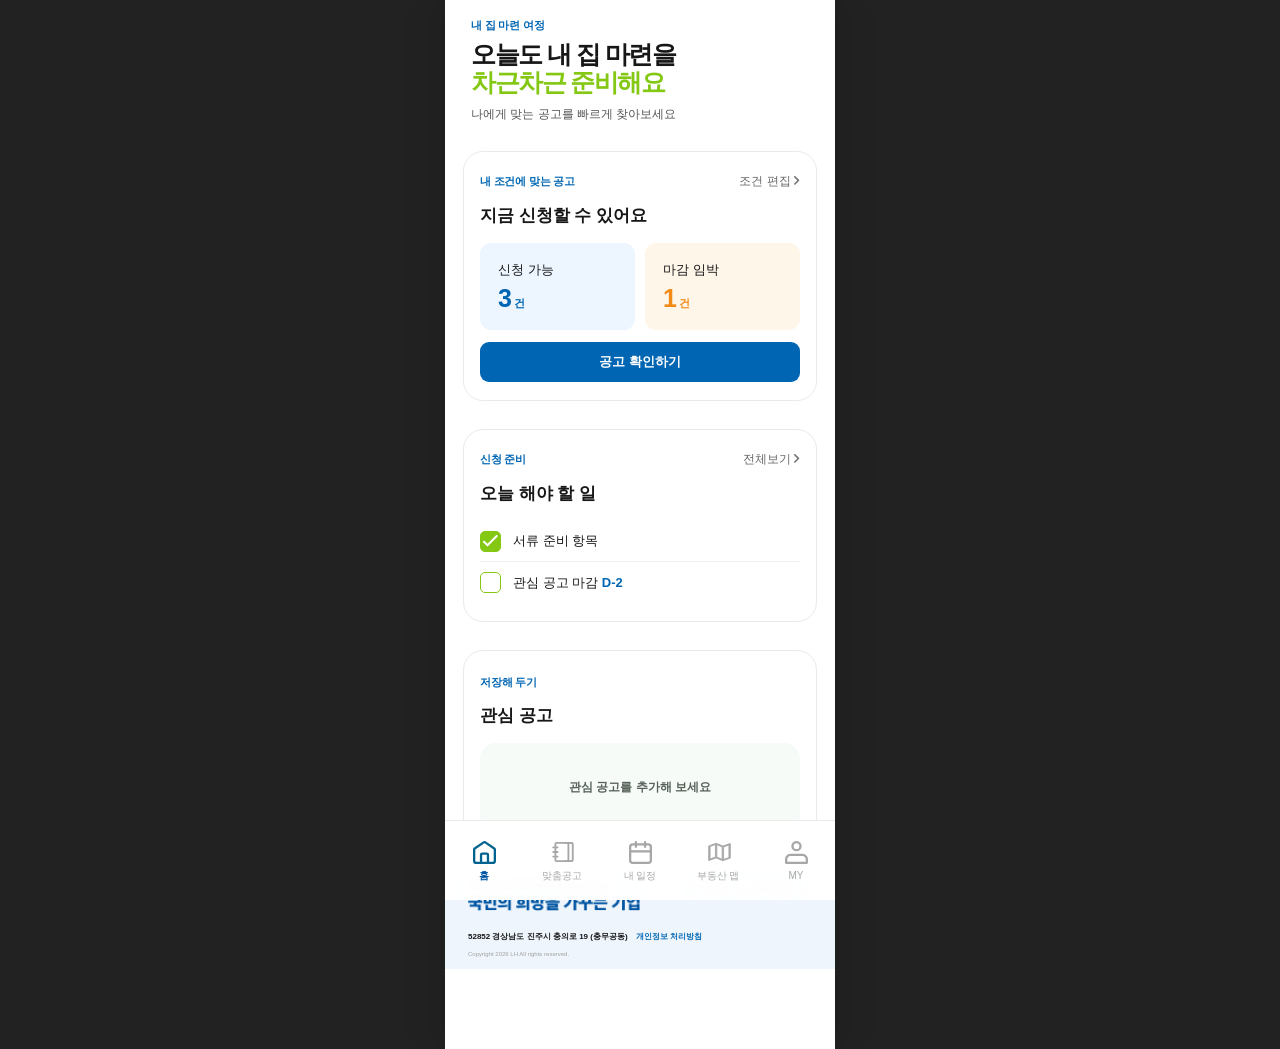
<file: index.html>
<!DOCTYPE html>
<html lang="ko">
<head>
    <meta charset="UTF-8">
    <meta name="viewport" content="width=device-width, initial-scale=1.0">
    <title>LH 청약+ - 홈</title>
    <link rel="stylesheet" href="./css/common.css">
    <link rel="stylesheet" href="./css/header.css">
    <link rel="stylesheet" href="./css/footer.css">
    <link rel="stylesheet" href="./css/style.css">
</head>
<body>
<div class="mobile-app">
    <div id="header"></div>

    <main class="page-main home-content">
        <section class="home-hero">
            <span class="eyebrow">내 집 마련 여정</span>
            <h1>오늘도 내 집 마련을<br><span>차근차근 준비해요</span></h1>
            <p>나에게 맞는 공고를 빠르게 찾아보세요</p>
        </section>

        <section class="card home-card">
            <div class="home-card-head">
                <span class="eyebrow">내 조건에 맞는 공고</span>
                <a href="custom-conditions.html">조건 편집 <img src="https://bds040305-star.github.io/LH/images/icon/arrow-gray-right.svg" alt=""></a>
            </div>
            <h2>지금 신청할 수 있어요</h2>
            <div class="home-stats">
                <div class="home-stat">
                    <span class="label">신청 가능</span>
                    <strong>3<small>건</small></strong>
                </div>
                <div class="home-stat orange">
                    <span class="label">마감 임박</span>
                    <strong>1<small>건</small></strong>
                </div>
            </div>
            <a href="custom-list.html" class="primary-button">공고 확인하기</a>
        </section>

        <section class="card home-card">
            <div class="home-card-head">
                <span class="eyebrow">신청 준비</span>
                <a href="schedule.html">전체보기 <img src="https://bds040305-star.github.io/LH/images/icon/arrow-gray-right.svg" alt=""></a>
            </div>
            <h2>오늘 해야 할 일</h2>
            <div class="todo-list">
                <div class="todo-row">
                    <!-- 체크 아이콘 변경 필요 -->
                    <button type="button" class="check-button checked"><img src="https://bds040305-star.github.io/LH/images/icon/check.svg" alt=""></button>
                    <span>서류 준비 항목</span>
                </div>
                <div class="todo-row">
                    <button type="button" class="check-button"><img src="https://bds040305-star.github.io/LH/images/icon/check.svg" alt=""></button>
                    <span>관심 공고 마감 <strong style="color:#0066B3;">D-2</strong></span>
                </div>
            </div>
        </section>

        <section class="card home-card">
            <span class="eyebrow">저장해 두기</span>
            <h2>관심 공고</h2>
            <div class="interest-empty">관심 공고를 추가해 보세요</div>
        </section>
    </main>

    <div id="footer"></div>

    <div class="modal-overlay" id="quick-menu">
        <div class="bottom-sheet">
            <div class="drag-handle"></div>
            <div class="sheet-header">
                <div>
                    <span class="eyebrow">빠른 메뉴</span>
                    <h2>무엇을 도와드릴까요?</h2>
                </div>
                <button type="button" class="sheet-close" data-modal-close>×</button>
            </div>

            <div class="quick-grid">
                <a href="custom-conditions.html" class="quick-card">
                    <span class="media-slot quick-icon-slot"><img src="https://bds040305-star.github.io/LH/images/main-popup-icon/filter.svg" alt=""></span>
                    <strong>맞춤 조건 설정</strong>
                    <p>내 조건에 맞는 공고</p>
                </a>
                <a href="schedule.html" class="quick-card">
                    <span class="media-slot quick-icon-slot"><img src="https://bds040305-star.github.io/LH/images/main-popup-icon/cal.svg" alt=""></span>
                    <strong>청약 일정</strong>
                    <p>내 일정 한눈에 보기</p>
                </a>
                <a href="document-checklist.html" class="quick-card">
                    <span class="media-slot quick-icon-slot"><img src="https://bds040305-star.github.io/LH/images/main-popup-icon/paper.svg" alt=""></span>
                    <strong>청약 가이드</strong>
                    <p>처음이라면 읽어보세요</p>
                </a>
                <button type="button" class="quick-card quick-card-button" id="home-help">
                    <span class="media-slot quick-icon-slot"><img src="https://bds040305-star.github.io/LH/images/main-popup-icon/qua.svg" alt=""></span>
                    <strong>도움말</strong>
                    <p>궁금한 점을 찾아보기</p>
                </button>
            </div>
        </div>
    </div>
</div>

    <script src="https://bds040305-star.github.io/LH/js/app.js"></script>
    <script src="https://bds040305-star.github.io/LH/js/header.js"></script>
    <script src="https://bds040305-star.github.io/LH/js/footer.js"></script>

</body>
</html>
</file>
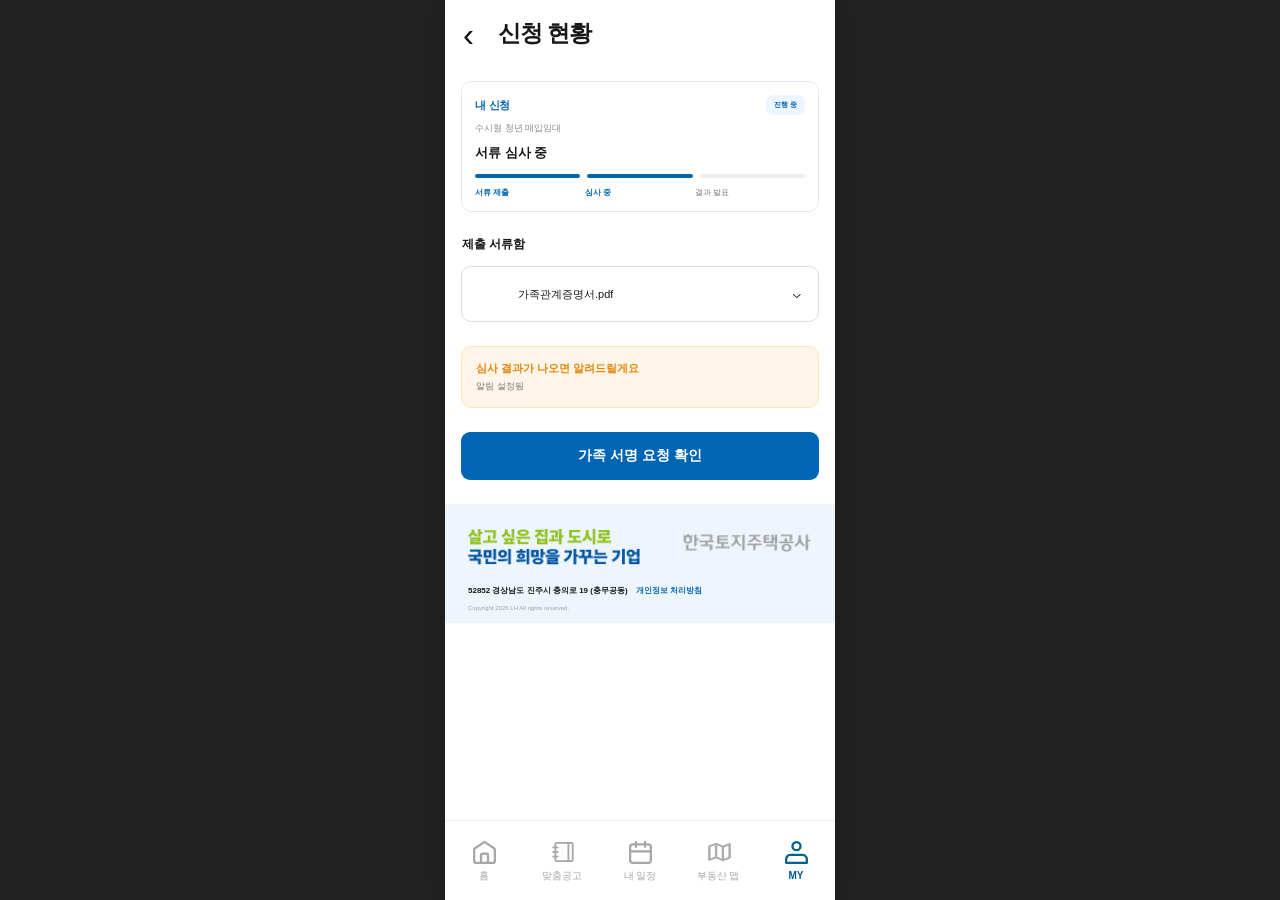
<file: application-status.html>
<!DOCTYPE html>
<html lang="ko">
<head>
    <meta charset="UTF-8">
    <meta name="viewport" content="width=device-width, initial-scale=1.0">
    <title>신청 현황</title>
    <link rel="stylesheet" href="./css/common.css">
    <link rel="stylesheet" href="./css/header.css">
    <link rel="stylesheet" href="./css/footer.css">
    <link rel="stylesheet" href="./css/style.css">
</head>
<body>
<div class="mobile-app">
    <header class="page-title-header">
        <a href="index.html" class="back-button">‹</a>
        <h1>신청 현황</h1>
    </header>

    <main>
        <section class="application-card">
            <span class="eyebrow">내 신청</span>
            <span class="status-badge" style="float:right;min-height:20px;font-size:7px;">진행 중</span>
            <p class="application-sub">수시형 청년 매입임대</p>
            <h2>서류 심사 중</h2>

            <div class="application-stepbar">
                <span class="done"></span>
                <span class="done"></span>
                <span></span>
            </div>

            <div class="application-stepnames">
                <span class="active">서류 제출</span>
                <span class="active">심사 중</span>
                <span>결과 발표</span>
            </div>
        </section>

        <h2 class="file-title">제출 서류함</h2>

        <div class="file-box">
            <span class="media-slot icon-slot"></span>
            가족관계증명서.pdf
            <span class="download"><img src="./images/icon/down-arrow.svg" alt=""></span>
        </div>

        <div class="application-alert">
            <strong>심사 결과가 나오면 알려드릴게요</strong>
            <small>알림 설정됨</small>
        </div>

        <div style="padding:0 16px 24px;">
            <a href="signature-request.html" class="primary-button" id="signature-status-link">가족 서명 요청 확인</a>
        </div>
    </main>

    <div id="footer"></div>
</div>

    <script src="./js/app.js"></script>
    <script src="./js/header.js"></script>
    <script src="./js/footer.js"></script>

</body>
</html>
</file>
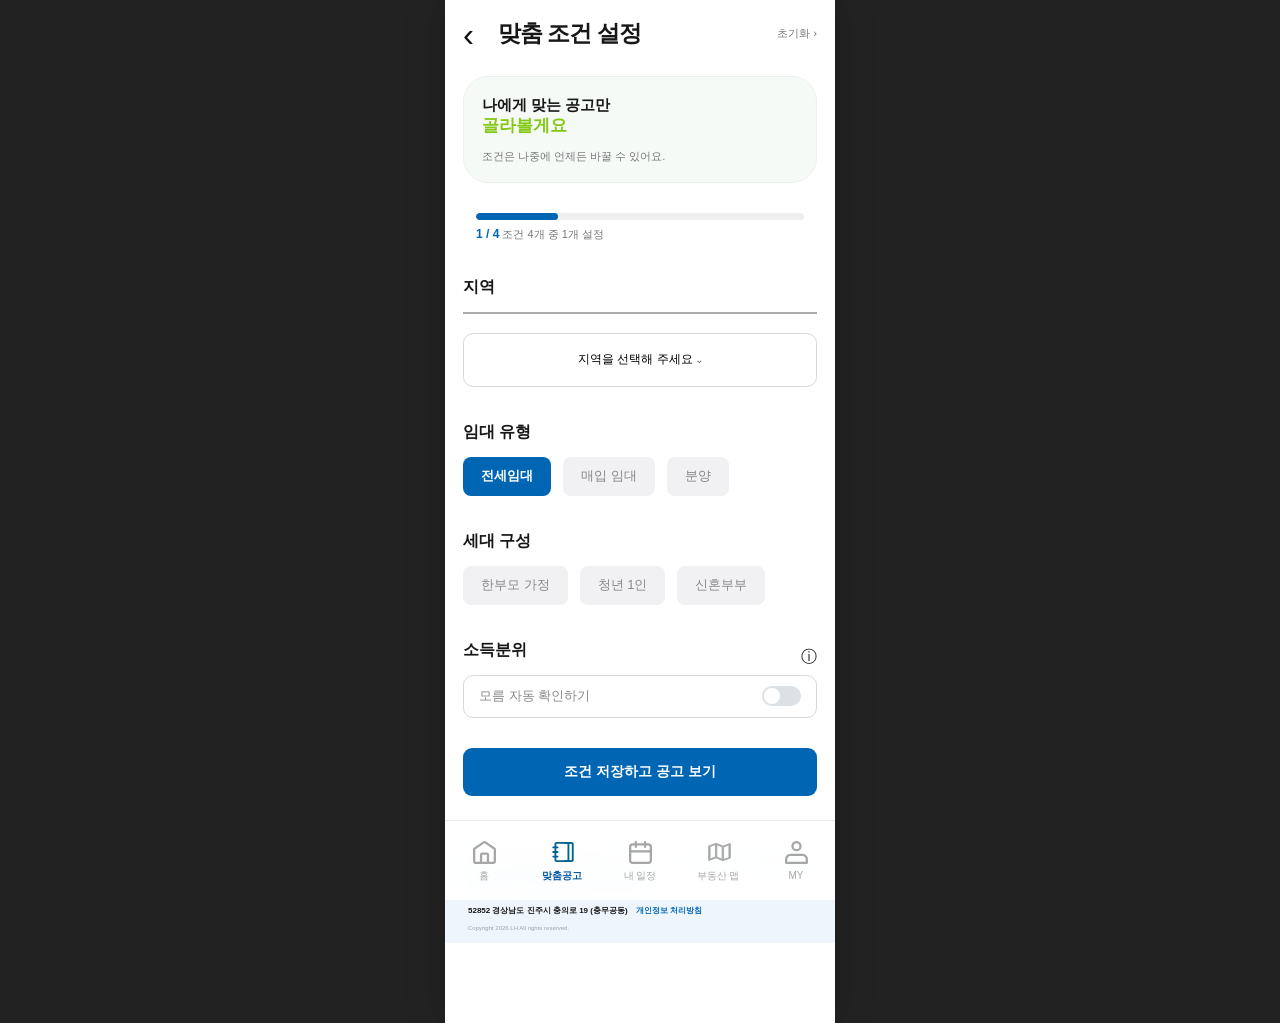
<file: custom-conditions.html>
<!DOCTYPE html>
<html lang="ko">
<head>
    <meta charset="UTF-8">
    <meta name="viewport" content="width=device-width, initial-scale=1.0">
    <title>맞춤 조건 설정</title>
    <link rel="stylesheet" href="./css/common.css">
    <link rel="stylesheet" href="./css/header.css">
    <link rel="stylesheet" href="./css/footer.css">
    <link rel="stylesheet" href="./css/style.css">
</head>
<body>
<div class="mobile-app">
    <header class="page-title-header">
        <a href="index.html" class="back-button">‹</a>
        <h1>맞춤 조건 설정</h1>
        <button type="button" class="header-side text-button" id="reset-button">초기화 ›</button>
    </header>

    <main class="conditions-content">
        <section class="conditions-intro">
            <p>나에게 맞는 공고만<br><strong>골라볼게요</strong></p>
            <small>조건은 나중에 언제든 바꿀 수 있어요.</small>
        </section>

        <div class="progress-wrap">
            <div class="progress-track">
                <div class="progress-fill" id="condition-progress-fill"></div>
            </div>
            <div class="progress-text">
                <strong id="progress-number">1 / 4</strong>
                <span id="progress-description">조건 4개 중 1개 설정</span>
            </div>
        </div>

        <section class="condition-section">
            <h2>지역</h2>
            <div class="condition-line"></div>
            <button type="button" class="region-select" id="region-select">
                <span id="selected-region">지역을 선택해 주세요</span>
                <span>⌄</span>
            </button>
        </section>

        <section class="condition-section">
            <h2>임대 유형</h2>
            <div class="chip-group" id="rent-type-group">
                <button type="button" class="chip active">전세임대</button>
                <button type="button" class="chip">매입 임대</button>
                <button type="button" class="chip">분양</button>
            </div>
        </section>

        <section class="condition-section">
            <h2>세대 구성</h2>
            <div class="chip-group" id="household-group">
                <button type="button" class="chip">한부모 가정</button>
                <button type="button" class="chip">청년 1인</button>
                <button type="button" class="chip">신혼부부</button>
            </div>
        </section>

        <section class="condition-section">
            <div class="income-title">
                <h2>소득분위</h2>
                <span>ⓘ</span>
            </div>
            <div class="income-row">
                <span>모름 자동 확인하기</span>
                <button type="button" class="toggle" id="income-toggle" aria-pressed="false"></button>
            </div>
        </section>

        <a href="custom-list.html" class="primary-button" style="margin-top:30px;">조건 저장하고 공고 보기</a>
    </main>

    <div id="footer"></div>

    <div class="modal-overlay" id="region-modal">
        <div class="bottom-sheet">
            <div class="drag-handle"></div>
            <div class="sheet-header">
                <div>
                    <span class="eyebrow">지역 선택</span>
                    <h2>어디의 공고를 볼까요?</h2>
                </div>
                <button type="button" class="sheet-close" data-modal-close>×</button>
            </div>

            <div class="region-list">
                <button type="button" class="region-option" data-region="전국"><span class="media-slot icon-slot"></span>전국</button>
                <button type="button" class="region-option" data-region="서울특별시"><span class="media-slot icon-slot"></span>서울특별시</button>
                <button type="button" class="region-option" data-region="경기도"><span class="media-slot icon-slot"></span>경기도</button>
                <button type="button" class="region-option" data-region="인천광역시"><span class="media-slot icon-slot"></span>인천광역시</button>
                <button type="button" class="region-option" data-region="부산광역시"><span class="media-slot icon-slot"></span>부산광역시</button>
            </div>
        </div>
    </div>
</div>

    <script src="https://bds040305-star.github.io/LH/js/app.js"></script>
    <script src="https://bds040305-star.github.io/LH/js/header.js"></script>
    <script src="https://bds040305-star.github.io/LH/js/footer.js"></script>

</body>
</html>
</file>
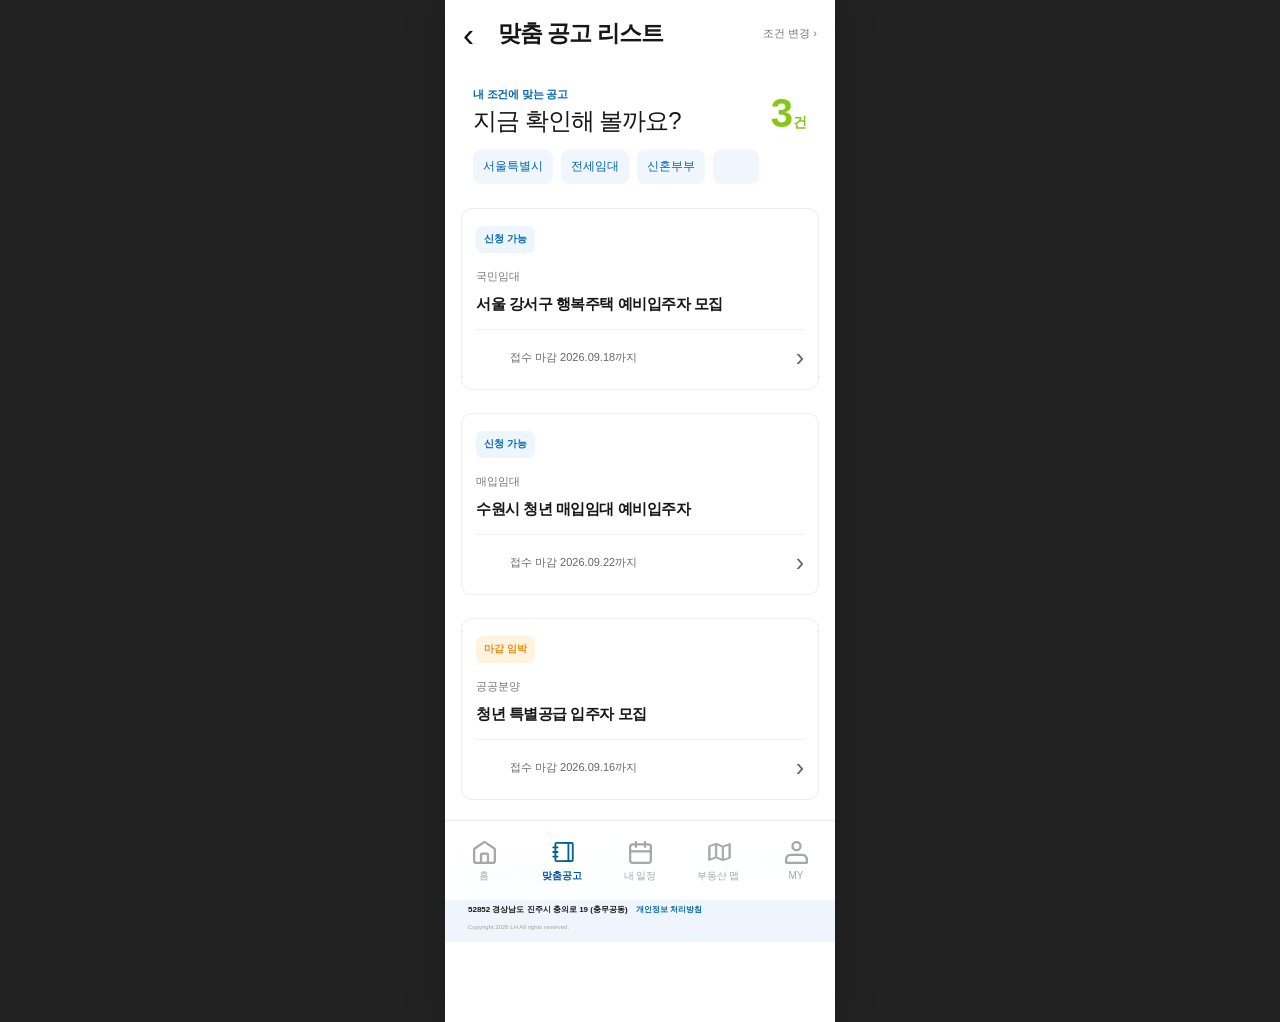
<file: custom-list.html>
<!DOCTYPE html>
<html lang="ko">
<head>
    <meta charset="UTF-8">
    <meta name="viewport" content="width=device-width, initial-scale=1.0">
    <title>맞춤 공고 리스트</title>
    <link rel="stylesheet" href="./css/common.css">
    <link rel="stylesheet" href="./css/header.css">
    <link rel="stylesheet" href="./css/footer.css">
    <link rel="stylesheet" href="./css/style.css">
</head>
<body>
<div class="mobile-app">
    <header class="page-title-header">
        <a href="index.html" class="back-button">‹</a>
        <h1>맞춤 공고 리스트</h1>
        <a href="custom-conditions.html" class="header-side">조건 변경 ›</a>
    </header>

    <section class="notice-list-top">
        <div class="notice-summary">
            <div>
                <span class="eyebrow">내 조건에 맞는 공고</span>
                <h2>지금 확인해 볼까요?</h2>
            </div>
            <div class="notice-count">3<small>건</small></div>
        </div>

        <div class="filter-row">
            <button class="filter-chip" data-condition="region">서울특별시</button>
            <button class="filter-chip" data-condition="rent">전세임대</button>
            <button class="filter-chip" data-condition="household">신혼부부</button>
            <button class="filter-chip"><span class="media-slot icon-slot"></span></button>
        </div>
    </section>

    <main class="notice-list">
        <a href="notice-detail.html">
            <article class="notice-card">
                <div class="notice-card-head">
                    <span class="status-badge">신청 가능</span>
                    <button type="button" class="bookmark-button" aria-pressed="false">
                        <span class="media-slot icon-slot"></span>
                    </button>
                </div>
                <p class="notice-type">국민임대</p>
                <h3>서울 강서구 행복주택 예비입주자 모집</h3>
                <div class="notice-card-footer">
                    <span class="media-slot icon-slot"></span>
                    접수 마감 2026.09.18까지
                    <span class="right-arrow">›</span>
                </div>
            </article>
        </a>

        <a href="notice-detail.html">
            <article class="notice-card">
                <div class="notice-card-head">
                    <span class="status-badge">신청 가능</span>
                    <button type="button" class="bookmark-button" aria-pressed="false">
                        <span class="media-slot icon-slot"></span>
                    </button>
                </div>
                <p class="notice-type">매입임대</p>
                <h3>수원시 청년 매입임대 예비입주자</h3>
                <div class="notice-card-footer">
                    <span class="media-slot icon-slot"></span>
                    접수 마감 2026.09.22까지
                    <span class="right-arrow">›</span>
                </div>
            </article>
        </a>

        <a href="notice-detail.html">
            <article class="notice-card">
                <div class="notice-card-head">
                    <span class="status-badge warning">마감 임박</span>
                    <button type="button" class="bookmark-button" aria-pressed="false">
                        <span class="media-slot icon-slot"></span>
                    </button>
                </div>
                <p class="notice-type">공공분양</p>
                <h3>청년 특별공급 입주자 모집</h3>
                <div class="notice-card-footer">
                    <span class="media-slot icon-slot"></span>
                    접수 마감 2026.09.16까지
                    <span class="right-arrow">›</span>
                </div>
            </article>
        </a>
    </main>

    <div id="footer"></div>
</div>

    <script src="https://bds040305-star.github.io/LH/js/app.js"></script>
    <script src="https://bds040305-star.github.io/LH/js/header.js"></script>
    <script src="https://bds040305-star.github.io/LH/js/footer.js"></script>

</body>
</html>
</file>
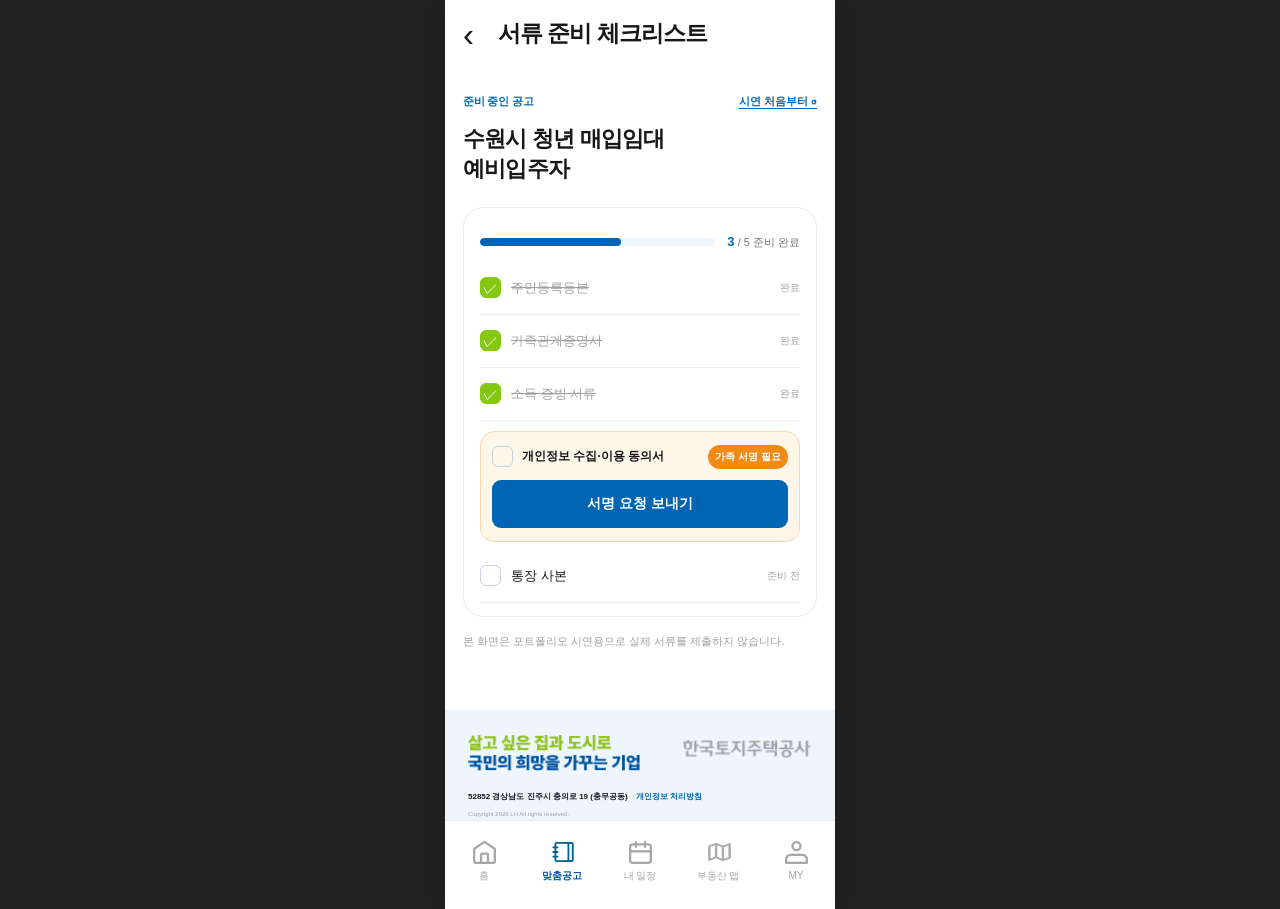
<file: document-checklist.html>
<!DOCTYPE html>
<html lang="ko">
<head>
  <meta charset="UTF-8">
  <meta name="viewport" content="width=device-width, initial-scale=1.0">
  <title>LH 청약플러스 | 서류 준비 체크리스트</title>
  <link rel="stylesheet" href="./css/common.css">
  <link rel="stylesheet" href="./css/header.css">
  <link rel="stylesheet" href="./css/footer.css">
  <link rel="stylesheet" href="./css/style.css">
  <link rel="stylesheet" href="./css/mockup-screen.css">
</head>
<body>
<div class="mobile-app">
  <header class="page-title-header">
    <a class="back-button" href="notice-detail.html" aria-label="공고 상세로 돌아가기">‹</a>
    <h1>서류 준비 체크리스트</h1>
  </header>
  <main class="mock-main" data-mock-page="checklist">
    <div class="mock-intro-line"><span class="eyebrow">준비 중인 공고</span><button type="button" class="mock-reset" id="mock-reset">시연 처음부터 ↺</button></div>
    <h2 class="mock-page-heading">수원시 청년 매입임대<br>예비입주자</h2>
    <section class="mock-card" aria-label="준비 서류 목록">
      <div class="mock-progress"><div class="mock-progress-line"><i id="mock-progress-fill"></i></div><span><b id="mock-progress-num">3</b> / 5 준비 완료</span></div>
      <ul class="mock-docs">
        <li class="done"><i class="mock-check" aria-hidden="true">✓</i><span>주민등록등본</span><em>완료</em></li>
        <li class="done"><i class="mock-check" aria-hidden="true">✓</i><span>가족관계증명서</span><em>완료</em></li>
        <li class="done"><i class="mock-check" aria-hidden="true">✓</i><span>소득 증빙 서류</span><em>완료</em></li>
        <li class="mock-need" id="mock-sign-row"><div class="mock-need-top"><i class="mock-check" id="mock-sign-check" aria-hidden="true"></i><span>개인정보 수집·이용 동의서</span><em id="mock-sign-status">가족 서명 필요</em></div>
          <div class="mock-need-content"><button class="primary-button" type="button" id="mock-request">서명 요청 보내기</button><a id="mock-go-family" class="mock-family-link" href="signature-request.html" hidden>가족에게 도착한 메시지·서명 화면 확인하기 →</a>
          <div class="mock-track" id="mock-track" hidden><p id="mock-track-request">○ 요청함</p><p id="mock-track-open">○ 링크 열림</p><p id="mock-track-sign">○ 서명 완료</p></div>
          <div id="mock-received" hidden><small>받은 서명</small><img id="mock-received-img" alt="가족이 남긴 서명 미리보기"></div></div></li>
        <li><i class="mock-check" aria-hidden="true"></i><span>통장 사본</span><em>준비 전</em></li>
      </ul>
    </section>
    <p class="mock-disclaimer">본 화면은 포트폴리오 시연용으로 실제 서류를 제출하지 않습니다.</p>
  </main>
  <div id="mock-share" class="mock-sheet-backdrop" hidden>
    <section class="mock-sheet bottom-sheet" role="dialog" aria-modal="true" aria-labelledby="mock-sheet-title">
      <div class="drag-handle"></div>
      <div class="mock-sheet-heading"><h2 id="mock-sheet-title">서명 요청 보내기</h2><button type="button" class="sheet-close" id="mock-close" aria-label="닫기">×</button></div>
      <p class="mock-muted">개인정보 수집·이용 동의서 · 가족 서명 1건</p>
      <div class="mock-methods"><button class="selected" type="button" data-method="카카오톡">카카오톡</button><button type="button" data-method="문자">문자</button></div>
      <div class="mock-message"><small>요청 메시지 미리보기</small><p>[LH청약플러스] 신청자가 서류 서명을 요청했어요. 아래 링크에서 내용을 확인하고 서명해 주세요.</p><small>앱 설치 없이 링크에서 확인할 수 있어요.</small></div>
      <button type="button" class="primary-button" id="mock-send">카카오톡으로 보내기</button>
    </section>
  </div>
  <div id="footer"></div>
</div>
<script src="./js/footer.js"></script>
<script src="./js/mockup-screen.js"></script>
</body>
</html>
</file>
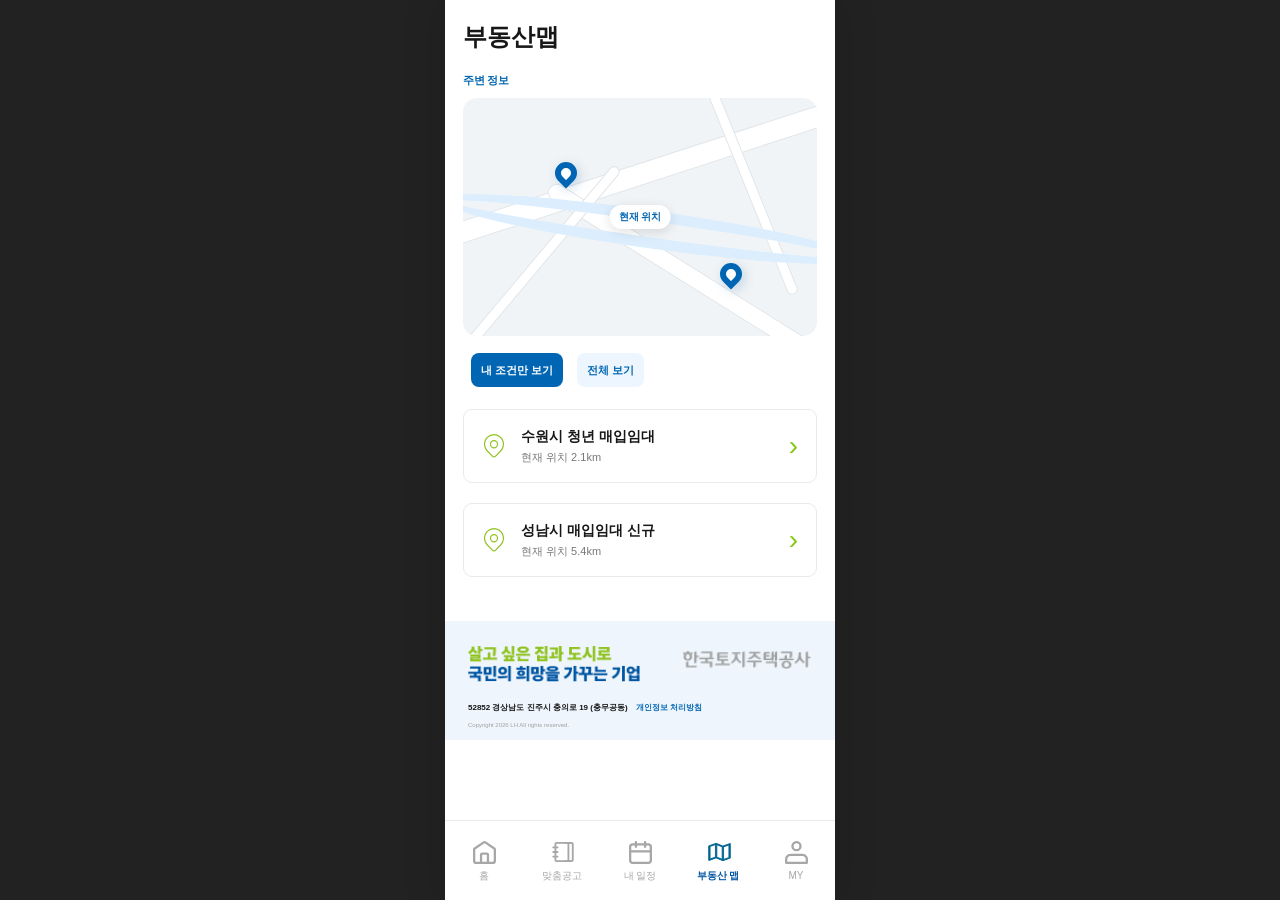
<file: estate-map.html>
<!DOCTYPE html>
<html lang="ko">
<head>
    <meta charset="UTF-8">
    <meta name="viewport" content="width=device-width, initial-scale=1.0">
    <title>부동산맵</title>
    <link rel="stylesheet" href="./css/common.css">
    <link rel="stylesheet" href="./css/header.css">
    <link rel="stylesheet" href="./css/footer.css">
    <link rel="stylesheet" href="./css/style.css">
</head>
<body>
<div class="mobile-app">
    <main class="map-content">
        <h1>부동산맵</h1>
        <span class="eyebrow">주변 정보</span>

        <div class="map-slot map-placeholder" aria-label="주변 임대주택 위치 지도">
            <span class="map-road road-one"></span>
            <span class="map-road road-two"></span>
            <span class="map-river"></span>
            <span class="map-pin pin-one" aria-hidden="true"></span>
            <span class="map-pin pin-two" aria-hidden="true"></span>
            <span class="map-me">현재 위치</span>
        </div>

        <div class="map-filter-row">
            <button type="button" class="map-filter-button active" data-filter="match" aria-pressed="true">내 조건만 보기</button>
            <button type="button" class="map-filter-button" data-filter="all" aria-pressed="false">전체 보기</button>
        </div>

        <a href="notice-detail.html" class="map-card" data-match="true">
            <img class="map-card-icon" src="https://bds040305-star.github.io/LH/images/icon/pin.svg" alt="">
            <div>
                <strong>수원시 청년 매입임대</strong>
                <p>현재 위치 2.1km</p>
            </div>
            <span class="arrow">›</span>
        </a>

        <a href="notice-detail.html" class="map-card" data-match="true">
            <img class="map-card-icon" src="https://bds040305-star.github.io/LH/images/icon/pin.svg" alt="">
            <div>
                <strong>성남시 매입임대 신규</strong>
                <p>현재 위치 5.4km</p>
            </div>
            <span class="arrow">›</span>
        </a>

        <a href="notice-detail.html" class="map-card is-hidden" data-match="false">
            <img class="map-card-icon" src="https://bds040305-star.github.io/LH/images/icon/pin.svg" alt="">
            <div>
                <strong>용인시 국민임대 예비입주자</strong>
                <p>현재 위치 8.7km</p>
            </div>
            <span class="arrow">›</span>
        </a>
    </main>

    <div id="footer"></div>
</div>

    <script src="https://bds040305-star.github.io/LH/js/app.js"></script>
    <script src="https://bds040305-star.github.io/LH/js/header.js"></script>
    <script src="https://bds040305-star.github.io/LH/js/footer.js"></script>

</body>
</html>
</file>
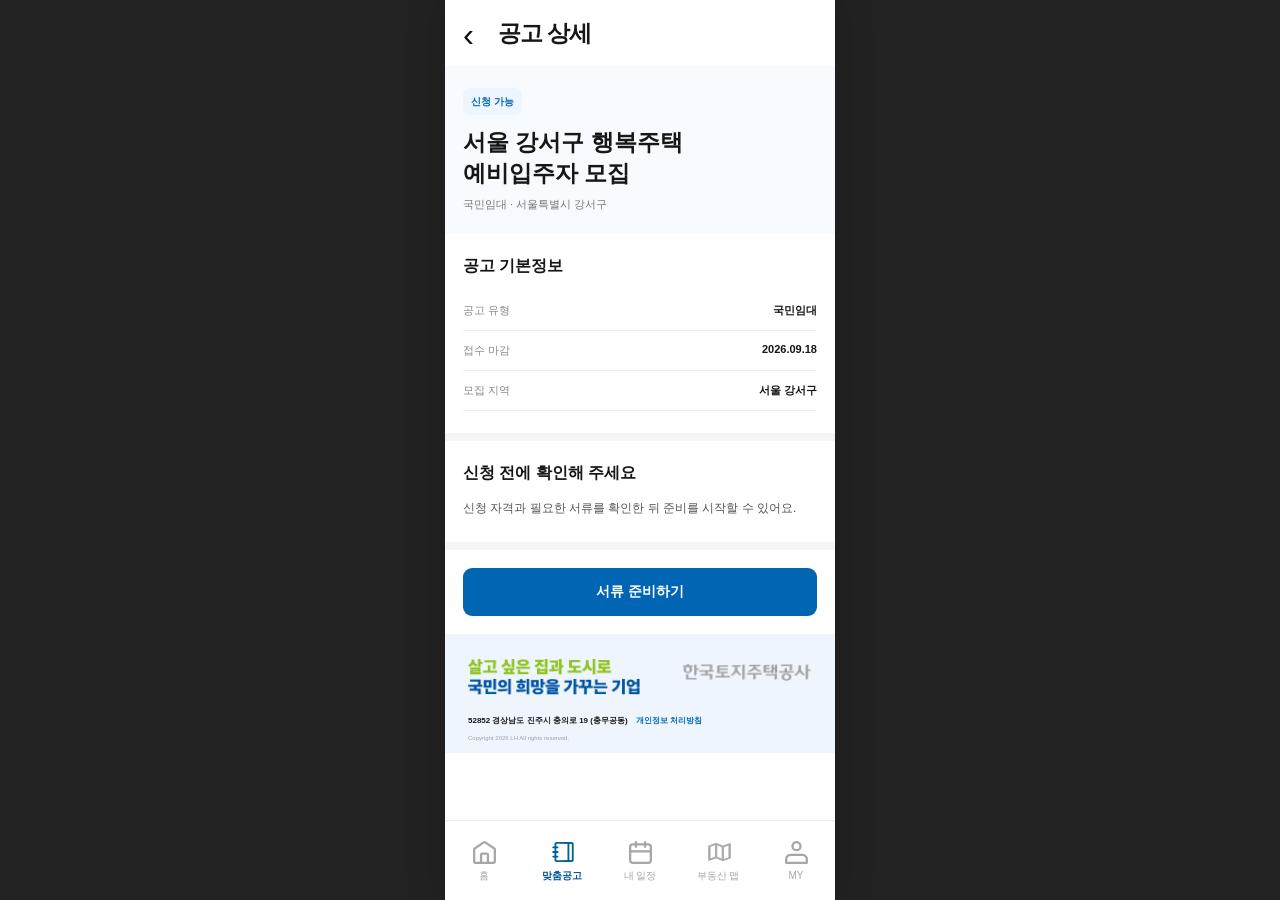
<file: notice-detail.html>
<!DOCTYPE html>
<html lang="ko">
<head>
    <meta charset="UTF-8">
    <meta name="viewport" content="width=device-width, initial-scale=1.0">
    <title>공고 상세</title>
    <link rel="stylesheet" href="./css/common.css">
    <link rel="stylesheet" href="./css/header.css">
    <link rel="stylesheet" href="./css/footer.css">
    <link rel="stylesheet" href="./css/style.css">
</head>
<body>
<div class="mobile-app">
    <header class="page-title-header">
        <a href="custom-list.html" class="back-button">‹</a>
        <h1>공고 상세</h1>
        <button type="button" class="bookmark-button header-side" aria-pressed="false">
            <span class="media-slot icon-slot"></span>
        </button>
    </header>

    <main>
        <section class="detail-hero">
            <span class="status-badge">신청 가능</span>
            <h1>서울 강서구 행복주택<br>예비입주자 모집</h1>
            <p>국민임대 · 서울특별시 강서구</p>
        </section>

        <section class="detail-section">
            <h2>공고 기본정보</h2>
            <div class="info-row"><span>공고 유형</span><strong>국민임대</strong></div>
            <div class="info-row"><span>접수 마감</span><strong>2026.09.18</strong></div>
            <div class="info-row"><span>모집 지역</span><strong>서울 강서구</strong></div>
        </section>

        <section class="detail-section">
            <h2>신청 전에 확인해 주세요</h2>
            <p style="margin:0;color:#555;font-size:12px;line-height:1.8;">
                신청 자격과 필요한 서류를 확인한 뒤 준비를 시작할 수 있어요.
            </p>
        </section>

        <div style="padding:18px;">
            <a href="document-checklist.html" class="primary-button">서류 준비하기</a>
        </div>
    </main>

    <div id="footer"></div>
</div>

    <script src="https://bds040305-star.github.io/LH/js/app.js"></script>
    <script src="https://bds040305-star.github.io/LH/js/header.js"></script>
    <script src="https://bds040305-star.github.io/LH/js/footer.js"></script>

</body>
</html>
</file>
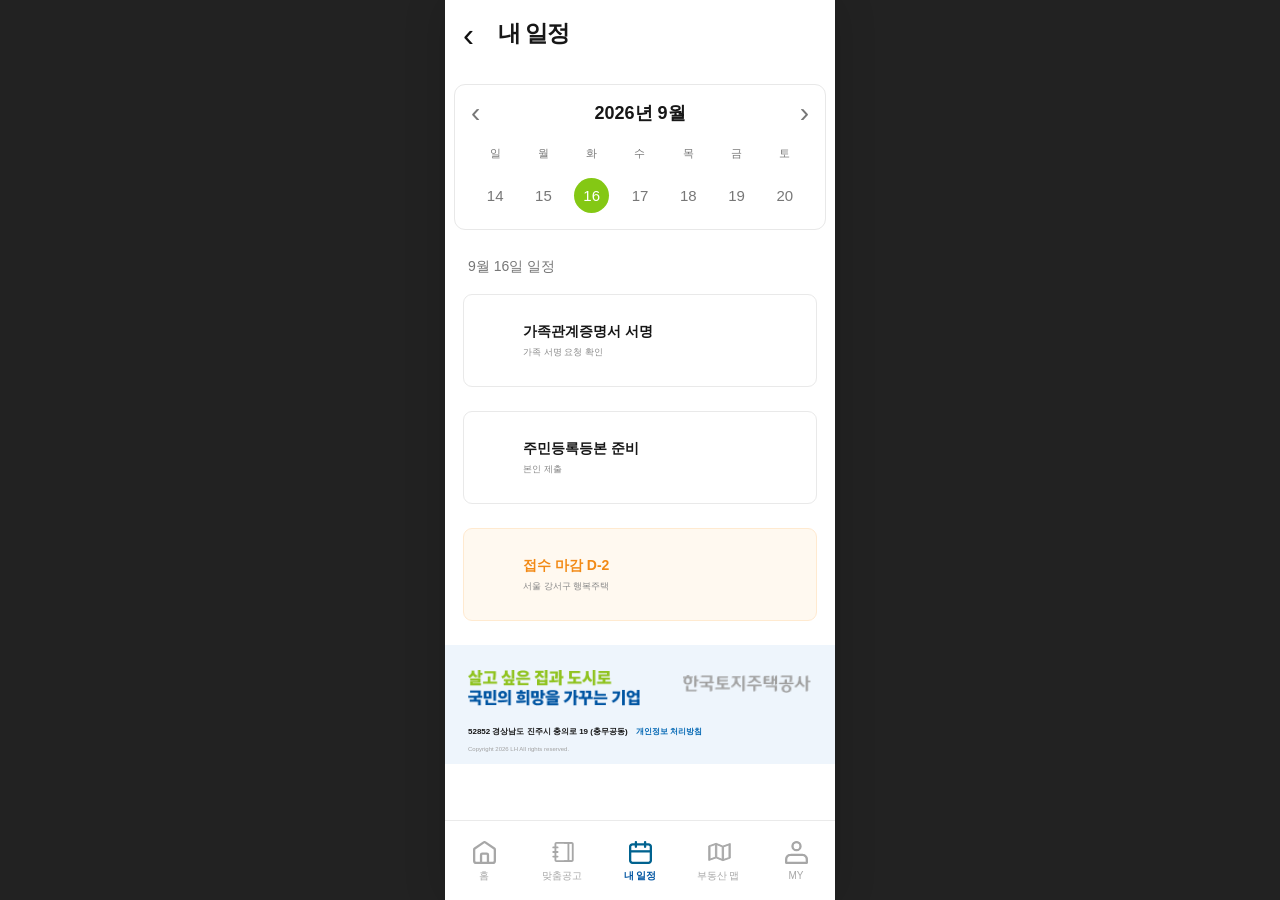
<file: schedule.html>
<!DOCTYPE html>
<html lang="ko">
<head>
    <meta charset="UTF-8">
    <meta name="viewport" content="width=device-width, initial-scale=1.0">
    <title>내 일정</title>
    <link rel="stylesheet" href="./css/common.css">
    <link rel="stylesheet" href="./css/header.css">
    <link rel="stylesheet" href="./css/footer.css">
    <link rel="stylesheet" href="./css/style.css">
</head>
<body>
<div class="mobile-app">
    <header class="page-title-header">
        <a href="index.html" class="back-button">‹</a>
        <h1>내 일정</h1>
    </header>

    <main>
        <section class="calendar-box">
            <div class="calendar-title" id="calendar-title">2026년 9월</div>

            <div class="calendar-control">
                <button type="button" class="text-button" id="calendar-prev" aria-label="이전 주">‹</button>
                <button type="button" class="text-button" id="calendar-next" aria-label="다음 주">›</button>
            </div>

            <div class="calendar-week">
                <span>일</span><span>월</span><span>화</span><span>수</span><span>목</span><span>금</span><span>토</span>
            </div>

            <div class="calendar-days" id="calendar-days">
                <button type="button" data-date="14">14</button><button type="button" data-date="15">15</button><button type="button" class="calendar-today" data-date="16">16</button><button type="button" data-date="17">17</button><button type="button" data-date="18">18</button><button type="button" data-date="19">19</button><button type="button" data-date="20">20</button>
            </div>
        </section>

        <p class="schedule-date" id="schedule-date">9월 16일 일정</p>

        <div id="schedule-list">
        <article class="schedule-card">
            <span class="media-slot icon-slot"></span>
            <div>
                <strong>가족관계증명서 서명</strong>
                <p>가족 서명 요청 확인</p>
            </div>
        </article>

        <article class="schedule-card">
            <span class="media-slot icon-slot"></span>
            <div>
                <strong>주민등록등본 준비</strong>
                <p>본인 제출</p>
            </div>
        </article>

        <article class="schedule-card warning">
            <span class="media-slot icon-slot"></span>
            <div>
                <strong style="color:#F28A16;">접수 마감 D-2</strong>
                <p>서울 강서구 행복주택</p>
            </div>
        </article>
        </div>
    </main>

    <div id="footer"></div>
</div>

    <script src="https://bds040305-star.github.io/LH/js/app.js"></script>
    <script src="https://bds040305-star.github.io/LH/js/header.js"></script>
    <script src="https://bds040305-star.github.io/LH/js/footer.js"></script>

</body>
</html>
</file>
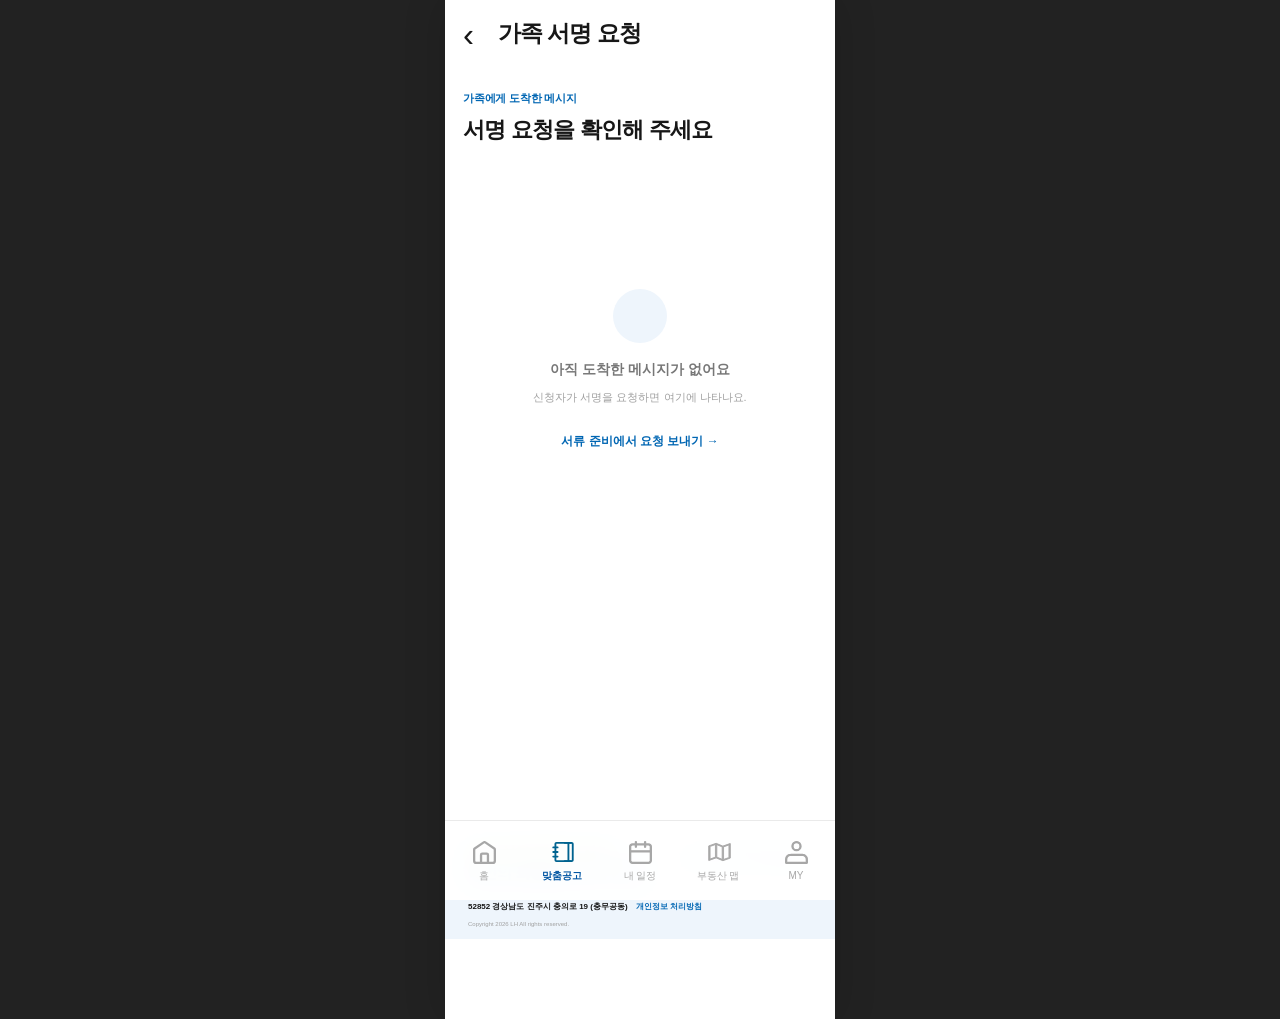
<file: signature-request.html>
<!DOCTYPE html>
<html lang="ko">
<head>
  <meta charset="UTF-8">
  <meta name="viewport" content="width=device-width, initial-scale=1.0">
  <title>LH 청약플러스 | 가족 서명 요청</title>
  <link rel="stylesheet" href="./css/common.css">
  <link rel="stylesheet" href="./css/header.css">
  <link rel="stylesheet" href="./css/footer.css">
  <link rel="stylesheet" href="./css/style.css">
  <link rel="stylesheet" href="./css/mockup-screen.css">
</head>
<body>
<div class="mobile-app">
  <header class="page-title-header">
    <a class="back-button" href="document-checklist.html" aria-label="서류 준비로 돌아가기">‹</a>
    <h1>가족 서명 요청</h1>
  </header>
  <main class="mock-main mock-family" data-mock-page="family">
    <section id="mock-message-screen">
      <span class="eyebrow">가족에게 도착한 메시지</span>
      <h2 class="mock-page-heading">서명 요청을 확인해 주세요</h2>
      <div class="mock-empty" id="mock-empty"><i aria-hidden="true"></i><b>아직 도착한 메시지가 없어요</b><p>신청자가 서명을 요청하면 여기에 나타나요.</p><a class="mock-family-link" href="document-checklist.html">서류 준비에서 요청 보내기 →</a></div>
      <article class="mock-bubble" id="mock-bubble" hidden><span class="mock-channel" id="mock-channel">카카오톡</span><p>[LH청약플러스] 신청자가 서류 서명을 요청했어요. 아래 링크에서 내용을 확인하고 서명해 주세요.</p><button type="button" id="mock-open-link">개인정보 수집·이용 동의서<br><small>서류 확인하고 서명하기 →</small></button></article>
    </section>
    <section id="mock-doc-screen" hidden><span class="eyebrow">서명 요청서</span><h2 class="mock-page-heading">가족관계 확인을 위한<br>서명을 부탁드려요</h2><p class="mock-muted">아래 내용을 확인하고 동의한 다음 서명해 주세요.</p><div class="mock-paper"><b>개인정보 수집·이용 동의서</b><p>LH 청약 신청을 위한 가족관계 확인 및 서명 동의</p><small>본 화면은 UX/UI 포트폴리오 시연용입니다. 실제 개인정보 제출이나 LH 신청에 사용되지 않습니다.</small></div><label class="mock-consent"><input type="checkbox" id="mock-consent"> 위 내용을 확인했으며 서명에 동의합니다.</label><button type="button" class="primary-button" id="mock-next">동의하고 서명하기</button><p class="mock-feedback" id="mock-doc-feedback" role="status" aria-live="polite"></p></section>
    <section id="mock-sign-screen" hidden><span class="eyebrow">가족 서명</span><h2 class="mock-page-heading">서명을 남겨 주세요</h2><p class="mock-muted">아래 칸에 손가락이나 마우스로 직접 서명해 주세요.</p><div class="mock-sign-head"><b>서명하기</b><button type="button" id="mock-clear">다시 쓰기</button></div><canvas id="mock-canvas" aria-label="직접 서명하는 영역"></canvas><p class="mock-feedback" id="mock-sign-feedback" role="status" aria-live="polite"></p><button type="button" class="primary-button" id="mock-complete">서명 완료</button></section>
    <section id="mock-done-screen" hidden><div class="mock-done-icon">✓</div><h2 class="mock-page-heading">서명이 완료됐어요</h2><p class="mock-muted">신청자의 서류 준비 화면에도 완료 상태가 반영됐어요.</p><button type="button" class="primary-button" id="mock-back">서류 준비 화면으로 돌아가기</button><button type="button" class="mock-reset mock-reset-bottom" id="mock-family-reset">다시 처음부터 시연하기 ↺</button></section>
  </main>
  <div id="footer"></div>
</div>
<script src="./js/footer.js"></script>
<script src="./js/mockup-screen.js"></script>
</body>
</html>
</file>
<file: css/common.css>
:root {
    --app-width: 390px;
    --header-height: 64px;
    --bottom-nav-height: 80px;
    --primary-blue: #0066B3;
    --primary-blue-dark: #0055A2;
    --point-green: #84C814;
    --orange: #F28A16;
    --text-main: #171717;
    --text-sub: #777777;
    --text-light: #A0A0A0;
    --line: #EAEAEA;
    --soft-blue: #EEF5FC;
    --soft-green: #F5FAF7;
    --soft-orange: #FFF6EA;
    --white: #FFFFFF;
}
* { box-sizing: border-box; }
.sr-only { position:absolute; width:1px; height:1px; padding:0; margin:-1px; overflow:hidden; clip:rect(0,0,0,0); white-space:nowrap; border:0; }
html, body { margin: 0; padding: 0; min-height: 100%; }
body {
    background: #222;
    color: var(--text-main);
    font-family: -apple-system, BlinkMacSystemFont, "Apple SD Gothic Neo", "Noto Sans KR", "Segoe UI", sans-serif;
}
button, input, select, textarea { font: inherit; }
button, a { -webkit-tap-highlight-color: transparent; }
button { cursor: pointer; }
a { color: inherit; text-decoration: none; }
.mobile-app {
    position: relative;
    width: 390px;
    min-height: 100vh;
    margin: 0 auto;
    padding-bottom: var(--bottom-nav-height);
    background: var(--white);
    overflow-x: hidden;
}
.media-slot { display: block; background: transparent; }
.logo-slot { width: 112px; height: 34px; }
.icon-slot { width: 26px; height: 26px; }
.nav-slot { width: 31px; height: 31px; }
.footer-slogan-slot { width: 172px; height: 42px; }
.footer-logo-slot { width: 128px; height: 28px; }
.map-slot { width: 100%; height: 238px; border-radius: 14px; background: #F3F5F7; }
.document-slot { width: 100%; height: 112px; border-radius: 12px; background: #EAF3FB; }
.quick-icon-slot { width: 24px; height: 24px; }
.page-main { padding-bottom: 24px; }
.page-title-header {
    width: 100%;
    min-height: 66px;
    padding: 0 18px;
    display: flex;
    align-items: center;
    gap: 13px;
    background: #fff;
}
.back-button {
    width: 22px;
    height: 30px;
    border: 0;
    background: transparent;
    padding: 0;
    font-size: 33px;
    font-weight: 300;
    line-height: 1;
    color: #111;
}
.page-title-header h1 {
    margin: 0;
    font-size: 23px;
    font-weight: 800;
    letter-spacing: -1px;
}
.page-title-header .header-side {
    margin-left: auto;
    color: #777;
    font-size: 11px;
    white-space: nowrap;
}
.eyebrow { color: var(--primary-blue); font-size: 11px; font-weight: 800; letter-spacing: -.2px; }
.primary-button {
    width: 100%;
    height: 48px;
    border: 0;
    border-radius: 9px;
    background: var(--primary-blue);
    color: #fff;
    font-size: 14px;
    font-weight: 800;
    display:flex;
    align-items:center;
    justify-content:center;
}
.text-button { border: 0; background: transparent; padding: 0; color: #777; }
.card { border: 1px solid var(--line); border-radius: 20px; background: #fff; }
.modal-overlay {
    position: fixed;
    left: 50%;
    top: 0;
    transform: translateX(-50%);
    width: 390px;
    height: 100vh;
    display: none;
    align-items: flex-end;
    background: rgba(0,0,0,.38);
    z-index: 9999;
}
.modal-overlay.show { display: flex; }
.bottom-sheet {
    width: 100%;
    max-height: min(82vh, 720px);
    overflow-y: auto;
    background: #fff;
    border-radius: 25px 25px 0 0;
    padding: 14px 24px 28px;
    animation: sheet-up .22s ease-out;
}
@keyframes sheet-up { from { transform: translateY(100%); } to { transform: translateY(0); } }
.drag-handle {
    width: 46px;
    height: 4px;
    margin: 0 auto 25px;
    border-radius: 10px;
    background: #DCE3E3;
}
.sheet-header { display:flex; align-items:flex-start; justify-content:space-between; gap:16px; }
.sheet-header h2 { margin:7px 0 0; font-size:20px; line-height:1.35; letter-spacing:-.8px; }
.sheet-close {
    width:30px; height:30px; padding:0; border:0; background:transparent;
    font-size:30px; font-weight:200; line-height:1;
}
@media (max-width:390px) {
    body { background:#fff; }
    .mobile-app, .modal-overlay { width:100%; }
}

@media (min-width: 391px) {
    .mobile-app { box-shadow: 0 0 40px rgba(0,0,0,.16); }
}
</file>
<file: css/header.css>
.app-header {
    width: 390px;
    height: 64px;
    padding: 0 19px;
    display: flex;
    align-items: center;
    justify-content: space-between;
    background: #fff;
}
.header-home-link { display:flex; align-items:center; }
.header-home-link img { display:block; width:112px; height:auto; }
.header-icons { display:flex; align-items:center; gap:18px; }
.header-icon-button {
    width:26px; height:26px; padding:0; border:0; background:transparent;
}
.header-icon-button img { display:block; width:100%; height:100%; object-fit:contain; }
.header-action-sheet { padding-bottom:34px; }
.header-search-box { display:block; margin:24px 0 12px; }
.header-search-box input { width:100%; height:48px; padding:0 15px; border:1px solid #d9dfe4; border-radius:10px; outline:none; font-size:13px; }
.header-search-box input:focus { border-color:#0066B3; box-shadow:0 0 0 3px rgba(0,102,179,.1); }
.consult-card { margin:24px 0 16px; padding:18px; border-radius:14px; background:#F4F8FC; }
.consult-card strong { color:#0066B3; font-size:16px; }
.consult-card p { margin:9px 0 0; color:#666; font-size:12px; line-height:1.65; }
@media (max-width:390px) { .app-header { width:100%; } }
</file>
<file: css/footer.css>
.app-footer {
    width: 390px;
    height: 119px;
    margin: 0;
    padding: 0;

    position: relative;
    background: #fff;
}


/* 회사 정보 영역 */
.footer-info {
    position: relative;

    width: 390px;
    height: 119px;

    background: #eef5fc;
}

.footer-slogan-placeholder {
    position: absolute;
    top: 25px;
    left: 23px;
}

.footer-slogan-placeholder img {
    display: block;
    width: 172px;
    height: auto;
}

.footer-logo-placeholder {
    position: absolute;
    top: 30px;
    right: 24px;
}

.footer-logo-placeholder img {
    display: block;
    width: 128px;
    height: auto;
}

.footer-links {
    position: absolute;
    bottom: 28px;
    left: 23px;

    display: flex;
    align-items: center;
    gap: 8px;

    white-space: nowrap;
}

.footer-links .address {
    color: #171717;
    font-size: 8px;
    font-weight: 600;
    line-height: 1;
}

.footer-links a {
    color: #0066b3;
    font-size: 8px;
    font-weight: 700;
    line-height: 1;
    text-decoration: none;
}

.copyright {
    position: absolute;
    bottom: 12px;
    left: 23px;

    margin: 0;

    color: #a0a0a0;
    font-size: 6px;
    line-height: 1;
}


/* 하단 메뉴 전체 */
.bottom-nav {
    position: fixed;
    bottom: 0;
    left: 50%;

    z-index: 1000;

    width: 390px;
    height: 80px;

    display: flex;
    flex-direction: row;
    align-items: center;
    justify-content: space-between;

    padding: 0;
    margin: 0;

    background: rgba(255, 255, 255, 0.96);
    border-top: 1px solid #eaeaea;

    transform: translateX(-50%);
    backdrop-filter: blur(14px);
}


/* 각각의 메뉴 */
.nav-item {
    width: 20%;
    height: 80px;

    display: flex;
    flex-direction: column;
    align-items: center;
    justify-content: center;
    gap: 7px;

    color: #a7a7a7;
    text-decoration: none;
}


/* 아이콘 영역 */
.nav-slot {
    width: 24px !important;
    height: 24px !important;

    display: grid !important;
    place-items: center;

    flex: 0 0 24px;
}


/* 아이콘 기본 상태 */
.nav-slot img {
    display: block;

    width: 24px;
    height: 24px;

    object-fit: contain;

    filter:
        brightness(0) saturate(100%) invert(72%) sepia(0%) saturate(0%) hue-rotate(180deg) brightness(94%) contrast(88%);

    transition: filter 0.2s ease;
}


/* 메뉴 이름 */
.nav-item>span:last-child {
    display: block;

    color: #a7a7a7;
    font-size: 10px;
    font-weight: 500;
    line-height: 1;

    transition: color 0.2s ease;
}


/* 선택된 아이콘 */
.nav-item.active .nav-slot img {
    filter:
        brightness(0) saturate(100%) invert(25%) sepia(86%) saturate(1749%) hue-rotate(176deg) brightness(84%) contrast(101%);
}


/* 선택된 메뉴 이름 */
.nav-item.active>span:last-child {
    color: #0055a2;
    font-weight: 700;
}


@media (max-width: 390px) {

    .app-footer,
    .footer-info,
    .bottom-nav {
        width: 100%;
    }
}

/* 홈 */
.nav-item[data-page="index"] img {
    width: 23px;
    height: 23px;
}

/* 맞춤공고 */
.nav-item[data-page="custom-list"] img {
    width: 26px;
    height: 23px;
}

/* 내 일정 */
.nav-item[data-page="schedule"] img {
    width: 23px;
    height: 23px;
}

/* 부동산 맵 */
.nav-item[data-page="estate-map"] img {
    width: 27px;
    height: 22px;
}

/* MY */
.nav-item[data-page="application-status"] img {
    width: 23px;
    height: 23px;
}
</file>
<file: css/style.css>
.home-content {
    padding: 8px 18px 0;
}

.home-hero {
    padding: 7px 8px 0;
}

.home-hero h1 {
    margin: 7px 0 10px;
    font-size: 25px;
    line-height: 1.12;
    letter-spacing: -1.5px;
    font-weight: 900;
}

.home-hero h1 span {
    color: var(--point-green);
}

.home-hero p {
    margin: 0;
    color: #555;
    font-size: 12px;
}

.home-card {
    margin-top: 28px;
    padding: 21px 16px 18px;
}

.home-card-head {
    display: flex;
    align-items: center;
    justify-content: space-between;
}

.home-card-head a {
    color: #666;
    font-size: 12px;
}

.home-card h2 {
    margin: 14px 0 16px;
    font-size: 17px;
    font-weight: 800;
}

.home-stats {
    display: grid;
    grid-template-columns: 1fr 1fr;
    gap: 10px;
}

.home-stat {
    min-height: 84px;
    padding: 17px 18px;
    border-radius: 11px;
    background: #EDF6FF;
}

.home-stat.orange {
    background: #FFF6EA;
}

.home-stat .label {
    font-size: 13px;
}

.home-stat strong {
    display: block;
    margin-top: 5px;
    color: var(--primary-blue);
    font-size: 25px;
}

.home-stat.orange strong {
    color: var(--orange);
}

.home-stat small {
    margin-left: 2px;
    font-size: 11px;
}

.home-card .primary-button {
    height: 40px;
    margin-top: 12px;
    font-size: 13px;
}

.todo-list {
    margin-top: 2px;
}

.todo-row {
    min-height: 41px;
    display: flex;
    align-items: center;
    gap: 12px;
    border-bottom: 1px solid #EEE;
    font-size: 13px;
}

.todo-row:last-child {
    border-bottom: 0;
}

.check-button {
    width: 21px;
    height: 21px;
    border: 1px solid var(--point-green);
    border-radius: 5px;
    background: #fff;
    color: #fff;
    padding: 0;
    display: grid;
    place-items: center;
}

.check-button.checked {
    background: var(--point-green);
}

.interest-empty {
    height: 88px;
    margin-top: 13px;
    border-radius: 16px;
    background: #F7FBF7;
    display: grid;
    place-items: center;
    color: #56615a;
    font-size: 12px;
    font-weight: 700;
}

.quick-grid {
    display: grid;
    grid-template-columns: 1fr 1fr;
    gap: 10px;
    margin-top: 23px;
}

.quick-card {
    height: 100px;
    padding: 14px 12px;
    border: 1px solid #DDD;
    border-radius: 19px;
}

.quick-card-button {
    background: #fff;
    color: inherit;
    text-align: left;
}

.quick-card strong {
    display: block;
    margin-top: 10px;
    font-size: 13px;
}

.quick-card p {
    margin: 5px 0 0;
    color: #777;
    font-size: 9px;
}

.conditions-content {
    padding: 10px 18px 28px;
}

.conditions-intro {
    min-height: 107px;
    padding: 18px;
    border: 1px solid #EDF1EE;
    border-radius: 25px;
    background: #F5FAF7;
}

.conditions-intro p {
    margin: 0;
    font-size: 15px;
    font-weight: 700;
    line-height: 1.35;
}

.conditions-intro strong {
    color: var(--point-green);
    font-size: 17px;
}

.conditions-intro small {
    display: block;
    margin-top: 11px;
    color: #777;
    font-size: 11px;
}

.progress-wrap {
    margin: 30px 13px 0;
}

.progress-track {
    width: 100%;
    height: 7px;
    border-radius: 10px;
    overflow: hidden;
    background: #EEE;
}

.progress-fill {
    width: 25%;
    height: 100%;
    border-radius: 10px;
    background: var(--primary-blue);
    transition: width .2s ease;
}

.progress-text {
    margin-top: 7px;
    color: #777;
    font-size: 11px;
}

.progress-text strong {
    color: var(--primary-blue);
    font-size: 12px;
}

.condition-section {
    margin-top: 35px;
}

.condition-section h2 {
    margin: 0 0 14px;
    font-size: 16px;
}

.condition-line {
    height: 1.5px;
    margin-bottom: 19px;
    background: #AAA;
}

.region-select {
    width: 100%;
    height: 54px;
    border: 1px solid #D9D9D9;
    border-radius: 10px;
    background: #fff;
    font-size: 12px;
}

.chip-group {
    display: flex;
    flex-wrap: wrap;
    gap: 12px;
}

.chip {
    min-height: 39px;
    padding: 0 18px;
    border: 0;
    border-radius: 8px;
    background: #F1F1F3;
    color: #888;
    font-size: 13px;
}

.chip.active {
    background: var(--primary-blue);
    color: #FFF;
    font-weight: 700;
}

.income-title {
    display: flex;
    align-items: center;
    justify-content: space-between;
}

.income-row {
    height: 43px;
    padding: 0 15px;
    display: flex;
    align-items: center;
    justify-content: space-between;
    border: 1px solid #D9D9D9;
    border-radius: 10px;
    color: #888;
    font-size: 13px;
}

.toggle {
    position: relative;
    width: 39px;
    height: 20px;
    padding: 0;
    border: 0;
    border-radius: 20px;
    background: #DCE1E5;
}

.toggle::before {
    content: "";
    position: absolute;
    top: 2px;
    left: 2px;
    width: 16px;
    height: 16px;
    border-radius: 50%;
    background: #FFF;
    transition: left .2s ease;
}

.toggle.active {
    background: var(--primary-blue);
}

.toggle.active::before {
    left: 21px;
}

.region-list {
    margin-top: 18px;
}

.region-option {
    width: 100%;
    height: 49px;
    display: flex;
    align-items: center;
    gap: 12px;
    border: 0;
    background: transparent;
    text-align: left;
    font-size: 14px;
}

.notice-list-top {
    padding: 18px 28px 0;
}

.notice-summary {
    display: flex;
    align-items: flex-end;
    justify-content: space-between;
}

.notice-summary h2 {
    margin: 5px 0 0;
    font-size: 24px;
    font-weight: 500;
    line-height: 1.2;
    letter-spacing: -1px;
}

.notice-count {
    color: var(--point-green);
    font-size: 40px;
    font-weight: 900;
}

.notice-count small {
    font-size: 14px;
}

.filter-row {
    display: flex;
    gap: 8px;
    margin-top: 14px;
    margin-bottom: 24px;
}

.filter-chip {
    min-height: 34px;
    padding: 0 10px;
    border: 0;
    border-radius: 8px;
    background: #EFF6FD;
    color: var(--primary-blue);
    font-size: 12px;
}

.notice-list {
    padding: 0 16px;
}

.notice-card {
    margin-bottom: 23px;
    padding: 17px 14px;
    border: 1px solid #EDEDED;
    border-radius: 11px;
}

.notice-card-head {
    display: flex;
    align-items: center;
    justify-content: space-between;
}

.status-badge {
    display: inline-flex;
    min-height: 27px;
    align-items: center;
    padding: 0 8px;
    border-radius: 7px;
    background: #EDF6FF;
    color: var(--primary-blue);
    font-size: 10px;
    font-weight: 800;
}

.status-badge.warning {
    background: #FFF2DF;
    color: var(--orange);
}

.bookmark-button {
    width: 26px;
    height: 26px;
    border: 0;
    background: transparent;
    padding: 0;
}

.bookmark-button.active {
    outline: 2px solid var(--primary-blue);
    border-radius: 6px;
}

.notice-type {
    margin-top: 16px;
    color: #777;
    font-size: 11px;
}

.notice-card h3 {
    margin: 8px 0 15px;
    font-size: 15px;
    letter-spacing: -.5px;
}

.notice-card-footer {
    padding-top: 13px;
    display: flex;
    align-items: center;
    gap: 8px;
    border-top: 1px solid #EEE;
    color: #666;
    font-size: 11px;
}

.notice-card-footer .right-arrow {
    margin-left: auto;
    font-size: 25px;
}

.detail-hero {
    padding: 22px 18px;
    background: #F7FBFF;
}

.detail-hero h1 {
    margin: 12px 0 8px;
    font-size: 23px;
    line-height: 1.35;
}

.detail-hero p {
    margin: 0;
    color: #777;
    font-size: 11px;
}

.detail-section {
    padding: 22px 18px;
    border-bottom: 8px solid #F5F5F5;
}

.detail-section h2 {
    margin: 0 0 14px;
    font-size: 16px;
}

.info-row {
    padding: 12px 0;
    display: flex;
    justify-content: space-between;
    border-bottom: 1px solid #EEE;
    font-size: 11px;
}

.info-row span:first-child {
    color: #888;
}

.document-content {
    padding: 8px 16px 24px;
}

.document-card {
    padding: 17px 16px;
    border: 1px solid #E7E7E7;
    border-radius: 11px;
}

.document-card+.document-card {
    margin-top: 24px;
}

.document-card h2 {
    margin: 12px 0;
    font-size: 13px;
    font-weight: 600;
}

.document-row {
    min-height: 46px;
    display: flex;
    align-items: center;
    gap: 10px;
    border-top: 1px solid #EEE;
    font-size: 12px;
}

.document-state {
    margin-left: auto;
    color: #777;
    font-size: 10px;
}

.document-progress {
    margin: 24px 6px;
}

.document-progress .progress-fill {
    width: 50%;
}

.document-request-button {
    margin-top: 24px;
}

.share-method {
    min-height: 57px;
    display: flex;
    align-items: center;
    gap: 14px;
    border-bottom: 1px solid #EEE;
    font-size: 14px;
}

.share-method:last-child {
    border-bottom: 0;
}

.signature-content {
    padding: 20px 17px 24px;
}

.signature-pill {
    display: inline-flex;
    min-height: 28px;
    align-items: center;
    padding: 0 9px;
    border-radius: 8px;
    background: #EDF6FF;
    color: var(--primary-blue);
    font-size: 11px;
    font-weight: 800;
}

.signature-content h1 {
    margin: 12px 0 0;
    font-size: 22px;
}

.signature-content h2 {
    margin: 0;
    color: var(--point-green);
    font-size: 20px;
}

.signature-content .sub {
    margin: 4px 0 0;
    color: #777;
    font-size: 10px;
}

.signature-preview {
    margin: 25px 4px;
    height: 70px;
    border-radius: 8px;
    background: #EAF3FB;
    display: grid;
    place-items: center;
    color: #777;
    font-size: 17px;
    font-weight: 700;
}

.signature-content h3 {
    margin: 0 0 15px;
    font-size: 14px;
}

.signature-heading {
    display: flex;
    align-items: center;
    justify-content: space-between;
}

.signature-heading h3 {
    margin: 0 0 15px;
}

.signature-clear {
    margin-bottom: 15px;
    padding: 0;
    border: 0;
    background: transparent;
    color: var(--primary-blue);
    font-size: 11px;
    font-weight: 700;
}

.signature-pad {
    position: relative;
    width: 100%;
    height: 180px;
    border-radius: 8px;
    overflow: hidden;
    background: #EAF3FB;
}

.signature-pad canvas {
    width: 100%;
    height: 100%;
    display: block;
}

.signature-note {
    margin: 10px 0 22px;
    color: #777;
    font-size: 10px;
    line-height: 1.5;
}

.signature-feedback {
    min-height: 20px;
    margin: 9px 0 0;
    color: var(--orange);
    font-size: 11px;
    text-align: center;
}

.calendar-box {
    margin: 18px 9px 28px;
    padding: 16px;
    border: 1px solid #E8E8E8;
    border-radius: 11px;
}

.calendar-title {
    text-align: center;
    font-size: 18px;
    font-weight: 700;
}

.calendar-control {
    margin-top: -28px;
    display: flex;
    justify-content: space-between;
    color: #777;
    font-size: 28px;
}

.calendar-week,
.calendar-days {
    margin-top: 17px;
    display: grid;
    grid-template-columns: repeat(7, 1fr);
    text-align: center;
    color: #777;
}

.calendar-week {
    font-size: 11px;
}

.calendar-days {
    align-items: center;
    font-size: 16px;
}

.calendar-days button {
    width: 35px;
    height: 35px;
    margin: auto;
    padding: 0;
    border: 0;
    border-radius: 50%;
    background: transparent;
    color: #777;
    font-size: 15px;
}

.calendar-days button.selected {
    background: var(--soft-blue);
    color: var(--primary-blue);
    font-weight: 800;
}

.calendar-today {
    width: 35px;
    height: 35px;
    margin: auto;
    border-radius: 50%;
    background: var(--point-green);
    color: #FFF;
    display: grid;
    place-items: center;
}

.calendar-days button.calendar-today {
    background: var(--point-green);
    color: #fff;
}

.schedule-date {
    margin: 0 23px 18px;
    color: #777;
    font-size: 14px;
}

.schedule-card {
    margin: 0 18px 24px;
    padding: 27px 18px;
    display: flex;
    align-items: center;
    gap: 15px;
    border: 1px solid #E9E9E9;
    border-radius: 9px;
}

.schedule-empty {
    margin: 48px 18px;
    padding: 28px 18px;
    border-radius: 14px;
    background: #F7F9FB;
    color: #777;
    font-size: 12px;
    text-align: center;
}

.schedule-card.warning {
    border-color: #FFEAD0;
    background: #FFF9F0;
}

.schedule-card strong {
    font-size: 14px;
}

.schedule-card p {
    margin: 5px 0 0;
    color: #888;
    font-size: 9px;
}

.schedule-dot {
    width: 10px;
    height: 10px;
    flex: 0 0 auto;
    border-radius: 50%;
    background: var(--primary-blue);
    box-shadow: 0 0 0 5px var(--soft-blue);
}

.schedule-card.warning .schedule-dot {
    background: var(--orange);
    box-shadow: 0 0 0 5px var(--soft-orange);
}

.warning-text {
    color: var(--orange);
}

.calendar-control button:disabled {
    opacity: .25;
    cursor: default;
}

.primary-button.is-complete {
    background: var(--point-green);
}

.application-card {
    margin: 15px 16px 24px;
    padding: 13px;
    border: 1px solid #E8E8E8;
    border-radius: 10px;
}

.application-card h2 {
    margin: 9px 0;
    font-size: 13px;
}

.application-sub {
    margin-top: 9px;
    color: #888;
    font-size: 9px;
}

.application-stepbar {
    margin-top: 12px;
    display: grid;
    grid-template-columns: repeat(3, 1fr);
    gap: 7px;
}

.application-stepbar span {
    height: 4px;
    border-radius: 4px;
    background: #EEE;
}

.application-stepbar span.done {
    background: var(--primary-blue);
}

.application-stepnames {
    margin-top: 9px;
    display: grid;
    grid-template-columns: repeat(3, 1fr);
    color: #777;
    font-size: 8px;
}

.application-stepnames .active {
    color: var(--primary-blue);
    font-weight: 700;
}

.file-title {
    margin: 0 17px 13px;
    font-size: 12px;
}

.file-box {
    margin: 0 16px 24px;
    min-height: 56px;
    padding: 0 17px;
    display: flex;
    align-items: center;
    gap: 13px;
    border: 1px solid #DDD;
    border-radius: 10px;
    font-size: 11px;
}

.file-box .download {
    margin-left: auto;
}

.application-alert {
    margin: 0 16px 24px;
    padding: 14px;
    border: 1px solid #FFE0B8;
    border-radius: 10px;
    background: #FFF5E8;
    color: #E9850B;
    font-size: 11px;
}

.application-alert small {
    display: block;
    margin-top: 4px;
    color: #777;
}

.map-content {
    padding: 21px 18px 24px;
}

.map-content h1 {
    margin: 0 0 17px;
    font-size: 24px;
}

.map-placeholder {
    position: relative;
    margin-top: 10px;
    overflow: hidden;
    background: #F1F4F6;
}

.map-placeholder::before,
.map-placeholder::after {
    content: "";
    position: absolute;
    inset: auto;
    background: #fff;
    border-radius: 50px;
    transform: rotate(-18deg);
}

.map-placeholder::before {
    width: 430px;
    height: 20px;
    left: -55px;
    top: 72px;
    box-shadow: 0 0 0 1px #e2e6e9;
}

.map-placeholder::after {
    width: 330px;
    height: 16px;
    left: 62px;
    top: 170px;
    transform: rotate(32deg);
    box-shadow: 0 0 0 1px #e2e6e9;
}

.map-road {
    position: absolute;
    z-index: 1;
    display: block;
    height: 9px;
    border-radius: 20px;
    background: #fff;
    box-shadow: 0 0 0 1px #e2e6e9;
}

.road-one {
    width: 230px;
    left: -35px;
    top: 154px;
    transform: rotate(-50deg);
}

.road-two {
    width: 250px;
    right: -55px;
    top: 75px;
    transform: rotate(68deg);
}

.map-river {
    position: absolute;
    z-index: 1;
    width: 420px;
    height: 38px;
    left: -25px;
    top: 112px;
    border-radius: 50%;
    border: 11px solid #dceefe;
    transform: rotate(8deg);
}

.map-pin {
    position: absolute;
    z-index: 3;
    width: 22px;
    height: 22px;
    border: 6px solid var(--primary-blue);
    border-radius: 50% 50% 50% 0;
    background: #fff;
    transform: rotate(-45deg);
    box-shadow: 0 4px 12px rgba(0, 85, 162, .2);
}

.pin-one {
    left: 92px;
    top: 64px;
}

.pin-two {
    right: 75px;
    bottom: 51px;
}

.map-me {
    position: absolute;
    z-index: 4;
    left: 50%;
    top: 50%;
    transform: translate(-50%, -50%);
    padding: 5px 9px;
    border-radius: 20px;
    background: #fff;
    color: var(--primary-blue);
    font-size: 10px;
    font-weight: 800;
    box-shadow: 0 3px 12px rgba(0, 0, 0, .12);
}

.map-filter-row {
    display: flex;
    gap: 14px;
    margin: 17px 8px 22px;
}

.map-filter-row button {
    min-height: 34px;
    padding: 0 10px;
    border: 0;
    border-radius: 8px;
    background: #EDF6FF;
    color: var(--primary-blue);
    font-size: 11px;
    font-weight: 700;
}

.map-filter-row button.active {
    background: var(--primary-blue);
    color: #fff;
}

.map-card {
    margin-bottom: 20px;
    padding: 17px 18px;
    display: flex;
    align-items: center;
    gap: 15px;
    border: 1px solid #E9E9E9;
    border-radius: 9px;
}

.map-card.is-hidden {
    display: none;
}

.map-card-icon {
    width: 24px;
    height: 24px;
    object-fit: contain;
}

.map-card strong {
    font-size: 14px;
}

.map-card p {
    margin: 4px 0 0;
    color: #777;
    font-size: 11px;
}

.map-card .arrow {
    margin-left: auto;
    color: var(--point-green);
    font-size: 28px;
}
</file>
<file: css/mockup-screen.css>
/* 목업 안의 화면만: 기존 LH 청약플러스 공통 디자인 토큰과 헤더/푸터를 재사용합니다. */
.mobile-app:has(.mock-main){width:min(390px,100%);min-height:100dvh;padding-bottom:var(--bottom-nav-height);overflow-x:hidden}
.mobile-app:has(.mock-main) .page-title-header{min-height:66px;padding:0 18px;background:var(--white);}
.mobile-app:has(.mock-main) .page-title-header h1{font-size:23px;font-weight:800;color:var(--text-main);letter-spacing:-1px;}
.mobile-app:has(.mock-main) .back-button{font-size:33px;color:var(--text-main);}
.mock-main{padding:22px 18px 44px;color:var(--text-main);}
.mock-main .eyebrow{font-size:11px;font-weight:800;color:var(--primary-blue)}
.mock-page-heading{font-size:22px;font-weight:800;line-height:1.36;letter-spacing:-.8px;margin:9px 0 23px;color:var(--text-main)}
.mock-card{border:1px solid var(--line);border-radius:20px;background:var(--white);padding:6px 16px 13px;}
.mock-progress{display:flex;align-items:center;gap:12px;margin:20px 0 12px;}
.mock-progress-line{height:8px;background:var(--soft-blue);flex:1;border-radius:8px;overflow:hidden}
.mock-progress-line i{width:60%;height:100%;display:block;background:var(--primary-blue);border-radius:8px;transition:width .3s}
.mock-progress span{font-size:11px;white-space:nowrap;color:var(--text-sub)}
.mock-progress b{color:var(--primary-blue);font-size:13px}
.mock-docs{list-style:none;margin:0;padding:0}
.mock-docs>li{min-height:53px;display:flex;align-items:center;gap:10px;border-bottom:1px solid var(--line);font-size:13px;color:var(--text-main)}
.mock-docs>li>span{flex:1}
.mock-docs em{font-style:normal;font-size:10px;color:var(--text-light);white-space:nowrap}
.mock-docs li.done>span{text-decoration:line-through;color:var(--text-light)}
.mock-check{display:flex;width:21px;height:21px;border:1.5px solid #c8d1e0;border-radius:6px;flex:0 0 21px;align-items:center;justify-content:center;font-size:15px;font-style:normal}
.done .mock-check,.mock-need.completed .mock-check{background:var(--point-green);border-color:var(--point-green);color:var(--white)}
.mock-docs .mock-need{display:block;border:1px solid #f7d7ae;border-radius:14px;background:var(--soft-orange);padding:13px 11px;margin:10px 0 8px}
.mock-need-top{display:flex;gap:9px;align-items:center;font-size:12px;font-weight:800}
.mock-need-top>span{flex:1}
.mock-need-top em{background:var(--orange);color:#fff;padding:5px 7px;border-radius:20px;font-size:10px}
.mock-need.completed{border-color:#cae2a4;background:var(--soft-green)}
.mock-need.completed .mock-need-top em{background:var(--point-green)}
.mock-need-content{padding:11px 0 0}
.mock-main .primary-button,.mock-sheet .primary-button{height:48px;min-height:48px;border-radius:9px;background:var(--primary-blue);color:var(--white);font-size:14px;font-weight:800;font-family:inherit;cursor:pointer;border:0;width:100%;}
.mock-main .primary-button:hover,.mock-sheet .primary-button:hover{background:var(--primary-blue-dark)}
.mock-main .primary-button:disabled{opacity:.6;cursor:not-allowed}
.mock-track p{margin:8px 0;font-size:11px;color:var(--text-sub)}
.mock-track .active{color:var(--primary-blue);font-weight:800}
.mock-track .finished{color:#628e0b;font-weight:700}
.mock-need #mock-received{padding:10px 0}
.mock-need #mock-received small{display:block;font-size:11px;color:var(--text-sub)}
.mock-need #mock-received img{max-height:95px;max-width:100%;object-fit:contain}
.mock-disclaimer{font-size:11px;color:var(--text-light);line-height:1.6;margin:16px 0}
.mock-sheet-backdrop{position:fixed;inset:0;background:rgba(0,0,0,.38);z-index:2000;display:flex;align-items:flex-end;justify-content:center}
.mock-sheet-backdrop[hidden],.mock-main [hidden]{display:none!important}
.mock-sheet{max-width:390px;width:100%;border-radius:25px 25px 0 0;padding:14px 24px 28px;background:var(--white)}
.mock-sheet .drag-handle{margin-bottom:24px}
.mock-sheet-heading{display:flex;align-items:center;justify-content:space-between}
.mock-sheet h2{font-size:20px;font-weight:800;letter-spacing:-.8px;margin:0}
.mock-sheet-heading button{background:none;border:0;font-size:30px}
.mock-muted{font-size:12px;line-height:1.7;color:var(--text-sub)}
.mock-methods{display:flex;background:var(--soft-blue);padding:4px;border-radius:10px;gap:4px;margin:17px 0}
.mock-methods button{flex:1;padding:10px;border:0;border-radius:8px;font-size:13px;font-weight:700;background:transparent;color:var(--text-sub)}
.mock-methods .selected{background:var(--white);color:var(--primary-blue);box-shadow:0 1px 5px #0001}
.mock-message{background:var(--soft-blue);padding:14px;border-radius:12px;margin-bottom:18px}
.mock-message small{font-size:10px;color:var(--text-sub)}
.mock-message p{font-size:12px;line-height:1.7;margin:8px 0}
.mock-family{min-height:calc(100dvh - 66px - 80px);background:var(--white)}
.mock-empty{display:flex;flex-direction:column;text-align:center;align-items:center;justify-content:center;min-height:45dvh;color:var(--text-light)}
.mock-empty i{display:block;width:54px;height:54px;background:var(--soft-blue);border-radius:50%;margin-bottom:18px}
.mock-empty b{font-size:14px;color:var(--text-sub)}
.mock-empty p{font-size:11px}
.mock-bubble{margin:18px 0 0;background:var(--soft-blue);border:1px solid #d8e8f7;border-radius:14px;padding:16px;font-size:12px;line-height:1.65}
.mock-channel{display:inline-block;padding:4px 9px;background:var(--primary-blue);border-radius:20px;color:#fff;font-size:10px;font-weight:800}
.mock-bubble button{margin-top:12px;text-align:left;width:100%;border:1px solid #cde0f0;background:#fff;border-radius:9px;padding:13px;color:var(--primary-blue);font-size:13px;font-weight:800}
.mock-bubble small{color:var(--text-sub);font-weight:400}
.mock-paper{border:1px solid var(--line);background:#f7f9fc;padding:18px;margin:20px 0;border-radius:12px;font-size:13px;line-height:1.7}
.mock-paper p{color:var(--text-sub)}
.mock-paper small{font-size:11px;color:var(--text-light)}
.mock-consent{display:flex;align-items:center;gap:10px;margin:25px 0;font-size:12px;line-height:1.5}
.mock-consent input{width:18px;height:18px;accent-color:var(--primary-blue)}
.mock-feedback{min-height:20px;color:#b5473f;font-size:12px}
.mock-sign-head{display:flex;justify-content:space-between;align-items:center;margin:28px 0 10px;font-size:14px}
.mock-sign-head button{background:none;border:0;color:var(--primary-blue);font-size:12px}
#mock-canvas{display:block;width:100%;height:205px;touch-action:none;border:1px dashed #bdd0e1;background:#f7f9fc;border-radius:12px}
.mock-done-icon{margin:65px auto 20px;background:var(--point-green);color:white;border-radius:50%;width:62px;height:62px;display:grid;place-items:center;font-size:36px}
#mock-done-screen{text-align:center}
#mock-done-screen .primary-button{margin-top:30px}
@media(max-width:390px){.mock-main{padding-left:18px;padding-right:18px}}

/* 포트폴리오 시연 상태를 언제든 초기화하고 모든 단계를 체험할 수 있게 합니다. */
.mock-intro-line{display:flex;align-items:center;justify-content:space-between;gap:8px}
.mock-reset{border:0;background:transparent;color:var(--primary-blue);font-size:11px;font-weight:700;padding:6px 0;cursor:pointer;text-decoration:underline;text-underline-offset:3px}
.mock-reset-bottom{display:block;margin:18px auto 0;padding:10px}
.mock-family-link{display:block;margin:12px 0 0;color:var(--primary-blue);font-size:12px;font-weight:700;line-height:1.6;text-align:center}
.mock-empty .mock-family-link{margin-top:16px}
</file>
